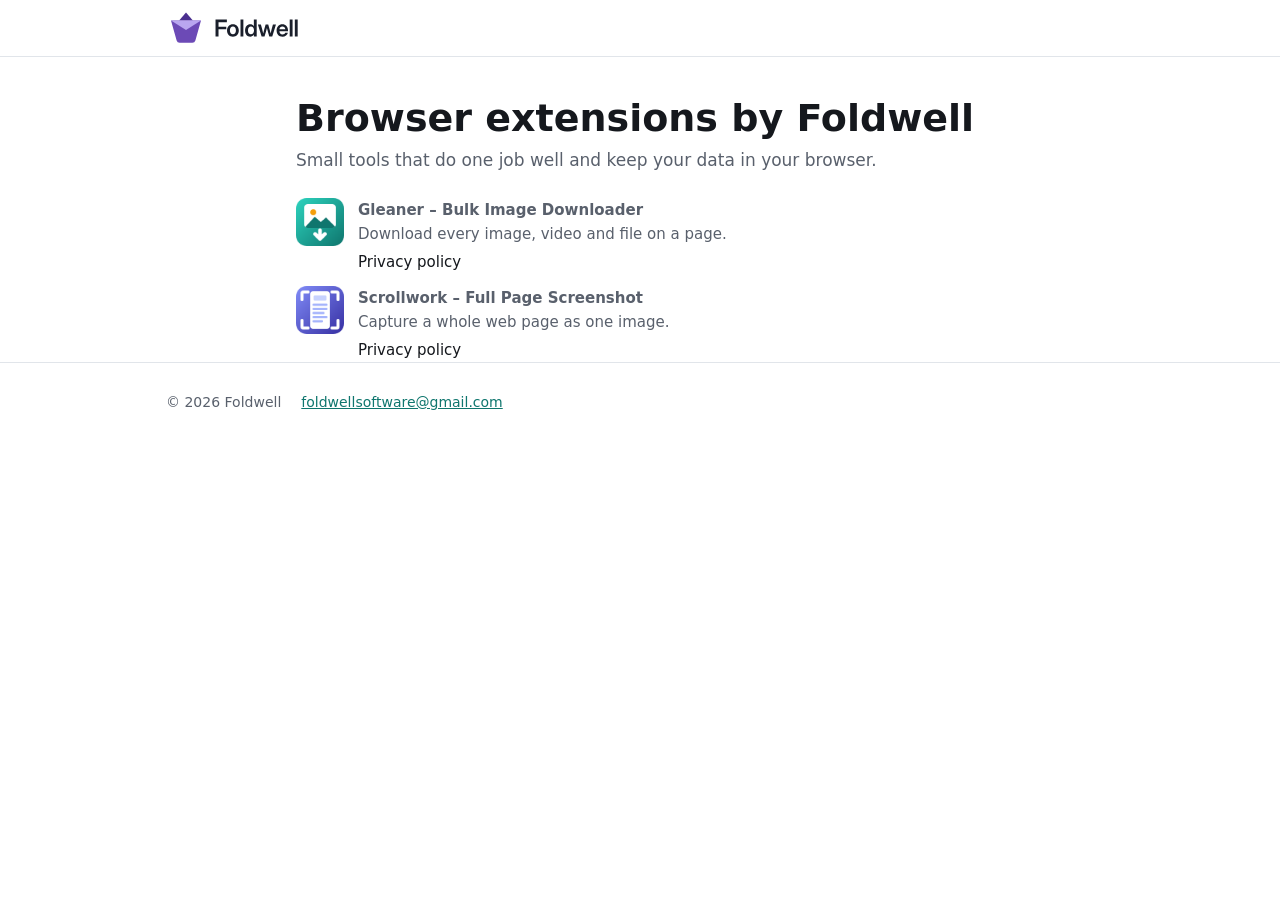
<file: index.html>
<!doctype html>
<html lang="en">
  <head>
    <meta charset="utf-8" />
    <meta name="viewport" content="width=device-width, initial-scale=1" />
    <title>Foldwell – browser extensions</title>
    <meta name="description" content="Foldwell makes small, private browser extensions. Landing pages and privacy policies." />
    <link rel="icon" href="assets/brand/foldwell-icon.svg" type="image/svg+xml" />
    <link rel="stylesheet" href="assets/site.css" />
  </head>
  <body>
    <header class="site-header">
      <div class="wrap">
        <a class="logo" href="./">
          <picture>
            <source srcset="assets/brand/foldwell-lockup-dark.svg" media="(prefers-color-scheme: dark)" />
            <img src="assets/brand/foldwell-lockup.svg" alt="Foldwell" width="135" height="40" />
          </picture>
        </a>
      </div>
    </header>
    <main class="wrap narrow doc">
      <h1>Browser extensions by Foldwell</h1>
      <p class="meta">Small tools that do one job well and keep your data in your browser.</p>
      <ul class="list">
        <li>
          <a href="ext-bulk-downloader/">
            <img src="ext-bulk-downloader/icon-128.png" width="48" height="48" alt="" />
            <span><strong>Gleaner – Bulk Image Downloader</strong><span>Download every image, video and file on a page.</span></span>
          </a>
          <p style="margin: 4px 0 0 62px; font-size: 15px"><a href="ext-bulk-downloader/privacy.html">Privacy policy</a></p>
        </li>
        <li>
          <a href="ext-fullpage-screenshot/">
            <img src="ext-fullpage-screenshot/icon-128.png" width="48" height="48" alt="" />
            <span><strong>Scrollwork – Full Page Screenshot</strong><span>Capture a whole web page as one image.</span></span>
          </a>
          <p style="margin: 4px 0 0 62px; font-size: 15px"><a href="ext-fullpage-screenshot/privacy.html">Privacy policy</a></p>
        </li>
      </ul>
    </main>
    <footer class="site-footer">
      <div class="wrap">
        <span>© 2026 Foldwell</span>
        <a href="mailto:foldwellsoftware@gmail.com">foldwellsoftware@gmail.com</a>
      </div>
    </footer>
  </body>
</html>
</file>
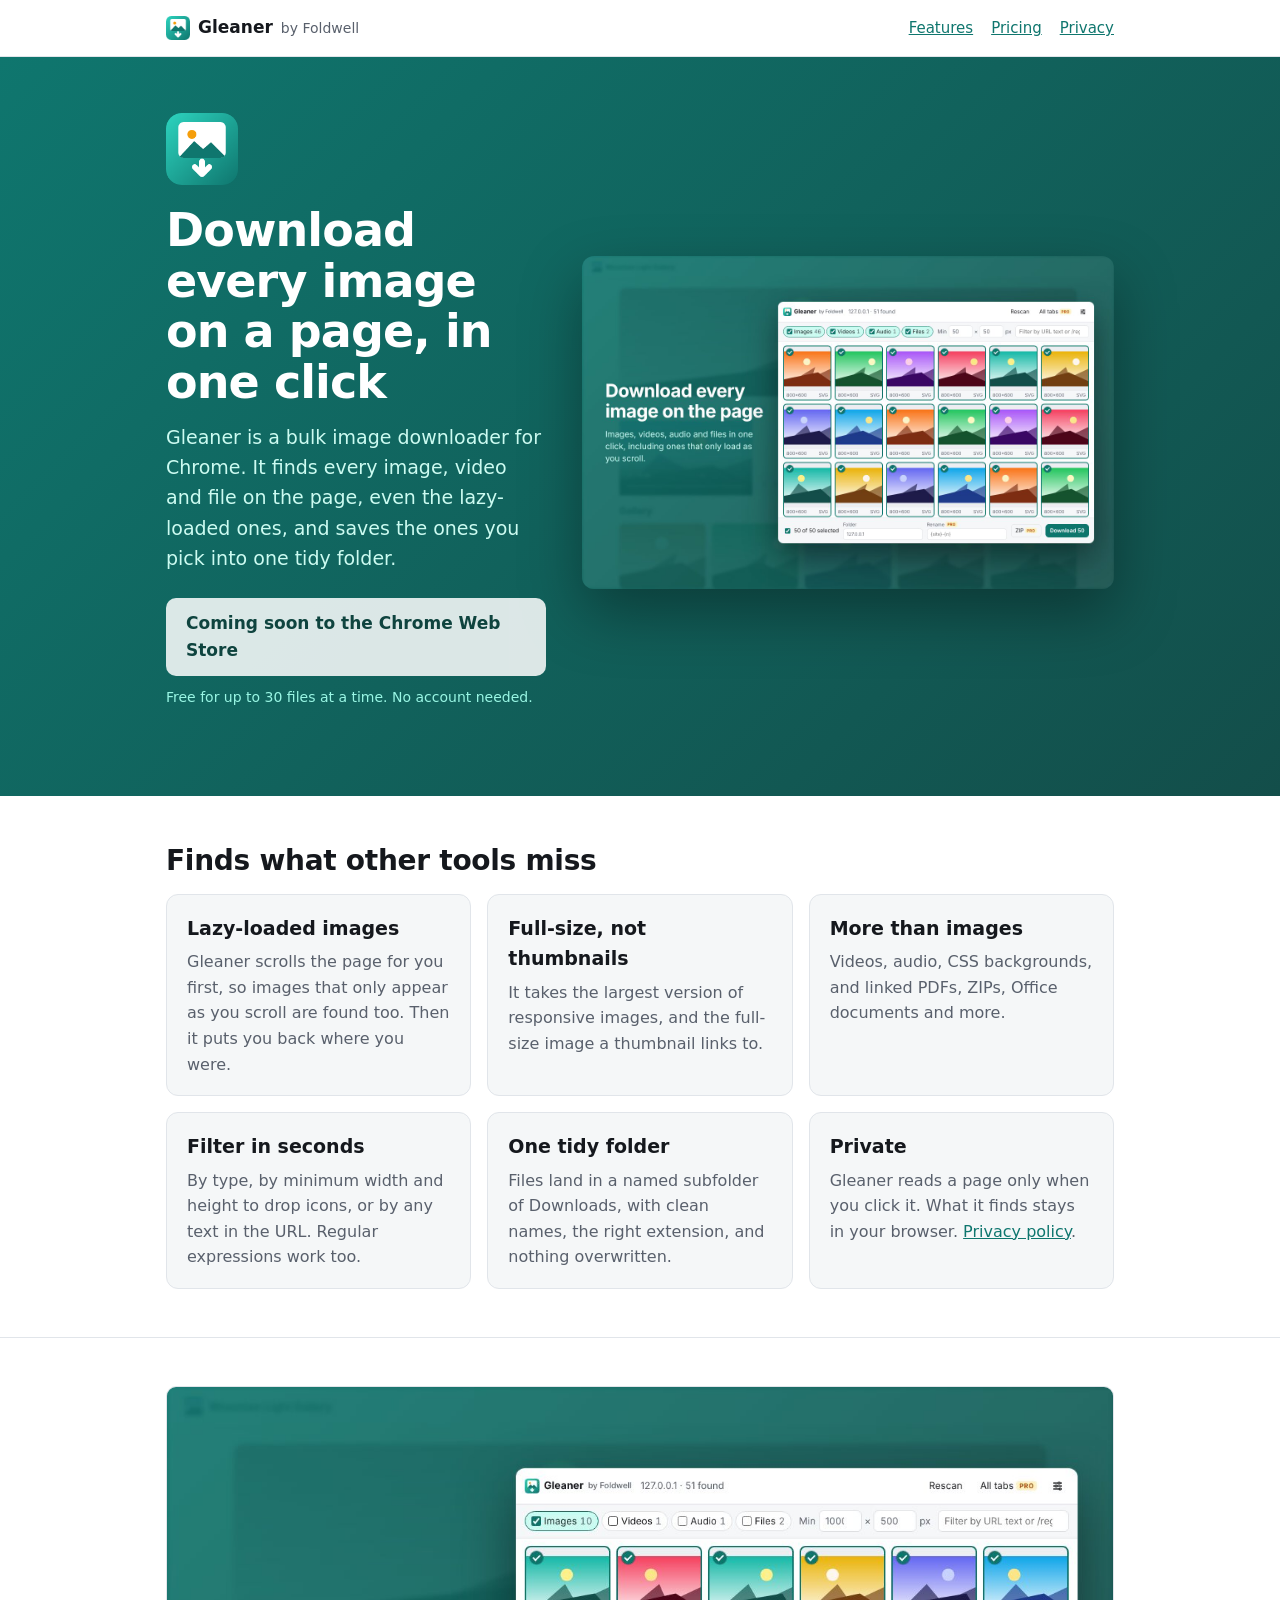
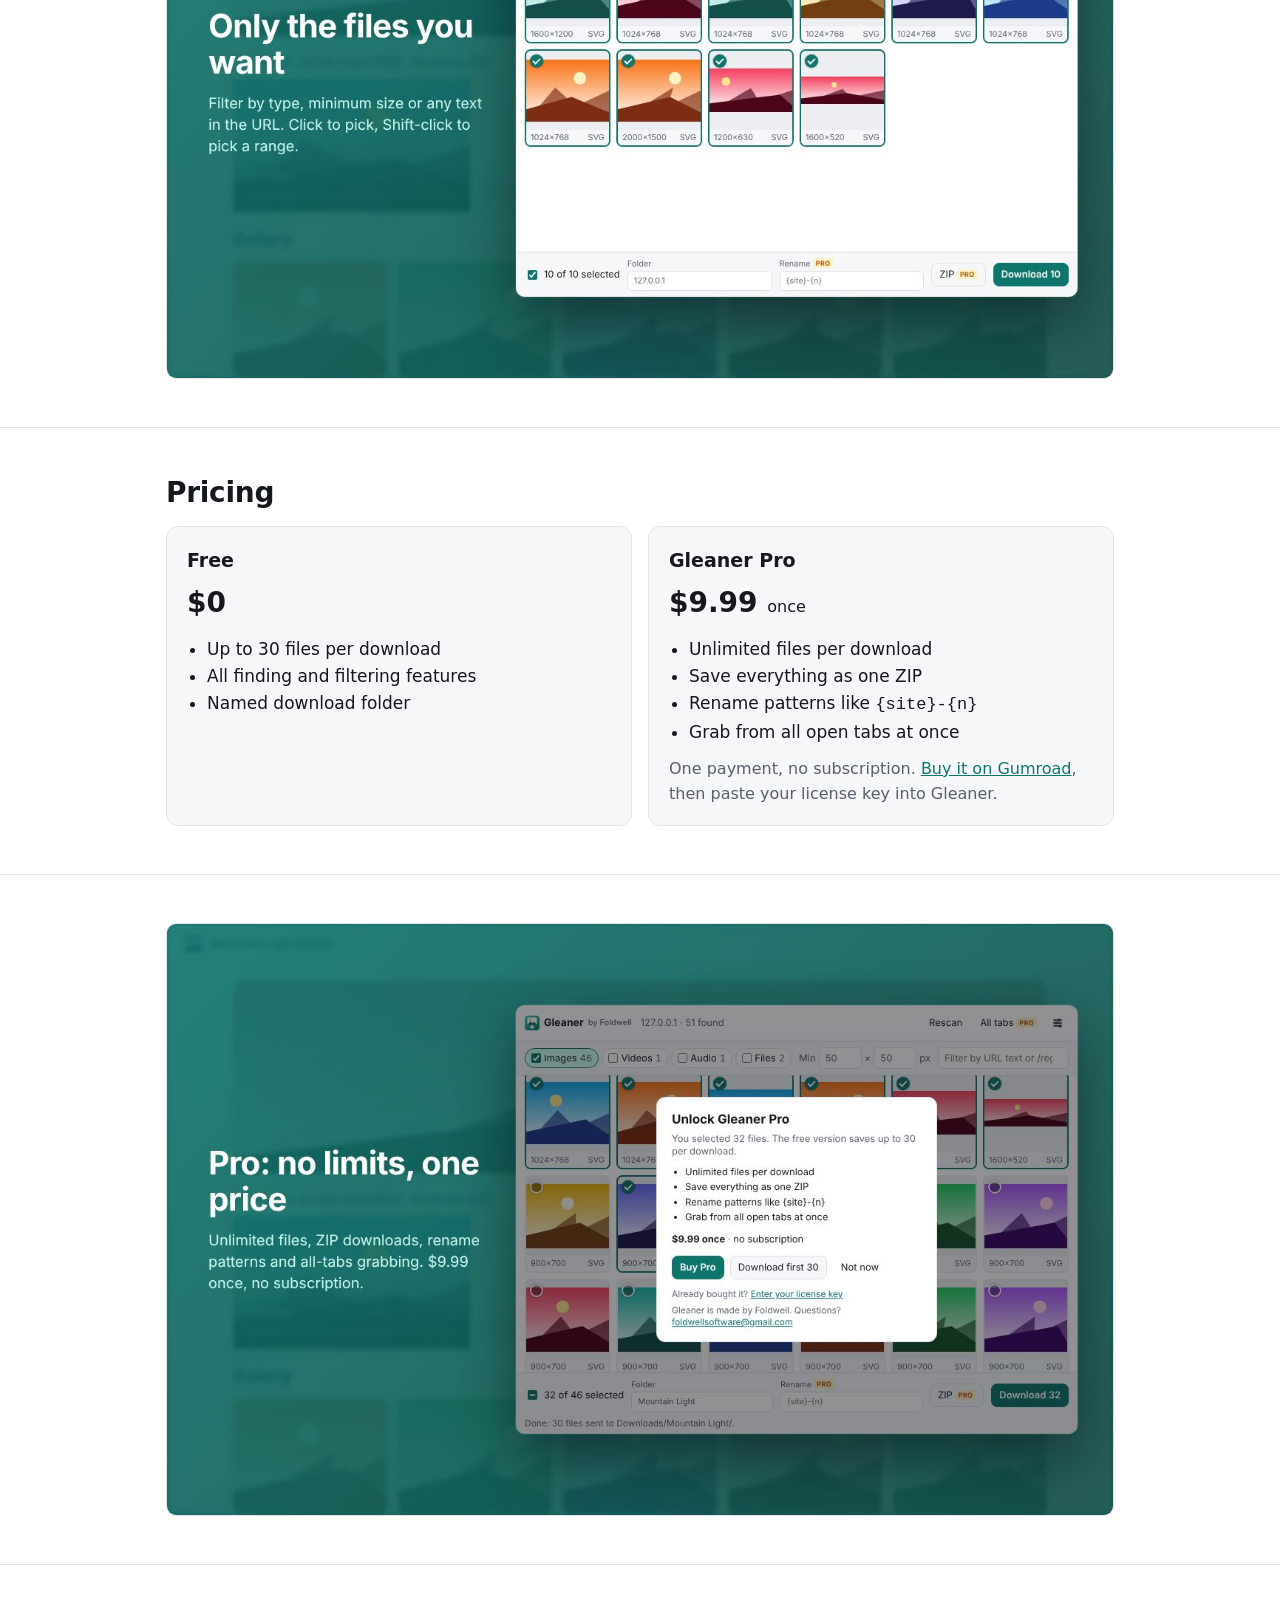
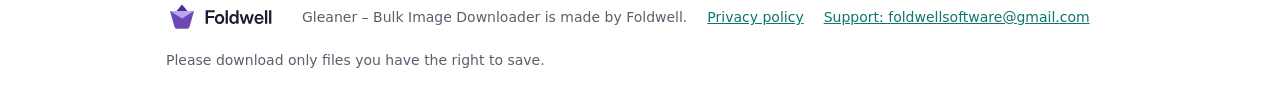
<file: ext-bulk-downloader/index.html>
<!doctype html>
<html lang="en">
  <head>
    <meta charset="utf-8" />
    <meta name="viewport" content="width=device-width, initial-scale=1" />
    <title>Gleaner – Bulk Image Downloader for Chrome, by Foldwell</title>
    <meta name="description" content="Download every image, video and file on a web page in one click. Filter by type, size or URL. Free for up to 30 files at a time." />
    <link rel="icon" href="favicon.png" />
    <link rel="stylesheet" href="../assets/site.css" />
  </head>
  <body>
    <header class="site-header">
      <div class="wrap">
        <a class="logo" href="./"><img src="favicon.png" width="24" height="24" alt="" /> Gleaner <span class="by">by Foldwell</span></a>
        <nav><a href="#features">Features</a><a href="#pricing">Pricing</a><a href="privacy.html">Privacy</a></nav>
      </div>
    </header>

    <div class="hero">
      <div class="wrap">
        <div>
          <img src="icon-128.png" width="72" height="72" alt="Gleaner icon" />
          <h1>Download every image on a page, in one click</h1>
          <p>Gleaner is a bulk image downloader for Chrome. It finds every image, video and file on the page, even the lazy-loaded ones, and saves the ones you pick into one tidy folder.</p>
          <!-- After the Chrome Web Store approves the extension, replace this span with:
               <a class="button" href="STORE_URL">Add to Chrome – it's free</a> -->
          <span class="button disabled">Coming soon to the Chrome Web Store</span>
          <p class="note">Free for up to 30 files at a time. No account needed.</p>
        </div>
        <img class="shot" src="screenshot-1.jpg" width="1280" height="800" alt="The Gleaner popup listing all images found on a gallery page" />
      </div>
    </div>

    <main>
      <section id="features">
        <div class="wrap">
          <h2>Finds what other tools miss</h2>
          <div class="features">
            <div class="card">
              <h3>Lazy-loaded images</h3>
              <p>Gleaner scrolls the page for you first, so images that only appear as you scroll are found too. Then it puts you back where you were.</p>
            </div>
            <div class="card">
              <h3>Full-size, not thumbnails</h3>
              <p>It takes the largest version of responsive images, and the full-size image a thumbnail links to.</p>
            </div>
            <div class="card">
              <h3>More than images</h3>
              <p>Videos, audio, CSS backgrounds, and linked PDFs, ZIPs, Office documents and more.</p>
            </div>
            <div class="card">
              <h3>Filter in seconds</h3>
              <p>By type, by minimum width and height to drop icons, or by any text in the URL. Regular expressions work too.</p>
            </div>
            <div class="card">
              <h3>One tidy folder</h3>
              <p>Files land in a named subfolder of Downloads, with clean names, the right extension, and nothing overwritten.</p>
            </div>
            <div class="card">
              <h3>Private</h3>
              <p>Gleaner reads a page only when you click it. What it finds stays in your browser. <a href="privacy.html">Privacy policy</a>.</p>
            </div>
          </div>
        </div>
      </section>

      <section>
        <div class="wrap gallery">
          <img src="screenshot-2.jpg" width="1280" height="800" alt="Filtering to images at least 1000 pixels wide" loading="lazy" />
        </div>
      </section>

      <section id="pricing">
        <div class="wrap">
          <h2>Pricing</h2>
          <div class="plans">
            <div class="card">
              <h3>Free</h3>
              <div class="price">$0</div>
              <ul>
                <li>Up to 30 files per download</li>
                <li>All finding and filtering features</li>
                <li>Named download folder</li>
              </ul>
            </div>
            <div class="card">
              <h3>Gleaner Pro</h3>
              <div class="price">$9.99 <small style="font-size: 16px; font-weight: 500">once</small></div>
              <ul>
                <li>Unlimited files per download</li>
                <li>Save everything as one ZIP</li>
                <li>Rename patterns like <code>{site}-{n}</code></li>
                <li>Grab from all open tabs at once</li>
              </ul>
              <p style="margin-top: 10px">One payment, no subscription. <a href="https://foldwell.gumroad.com/l/gleaner">Buy it on Gumroad</a>, then paste your license key into Gleaner.</p>
            </div>
          </div>
        </div>
      </section>

      <section>
        <div class="wrap gallery">
          <img src="screenshot-4.jpg" width="1280" height="800" alt="The Gleaner Pro upgrade dialog" loading="lazy" />
        </div>
      </section>
    </main>

    <footer class="site-footer">
      <div class="wrap">
        <a class="publisher" href="../">
          <picture>
            <source srcset="../assets/brand/foldwell-lockup-dark.svg" media="(prefers-color-scheme: dark)" />
            <img src="../assets/brand/foldwell-lockup.svg" alt="Foldwell" width="108" height="32" />
          </picture>
        </a>
        <span>Gleaner – Bulk Image Downloader is made by Foldwell.</span>
        <a href="privacy.html">Privacy policy</a>
        <a href="mailto:foldwellsoftware@gmail.com">Support: foldwellsoftware@gmail.com</a>
        <span>Please download only files you have the right to save.</span>
      </div>
    </footer>
  </body>
</html>
</file>
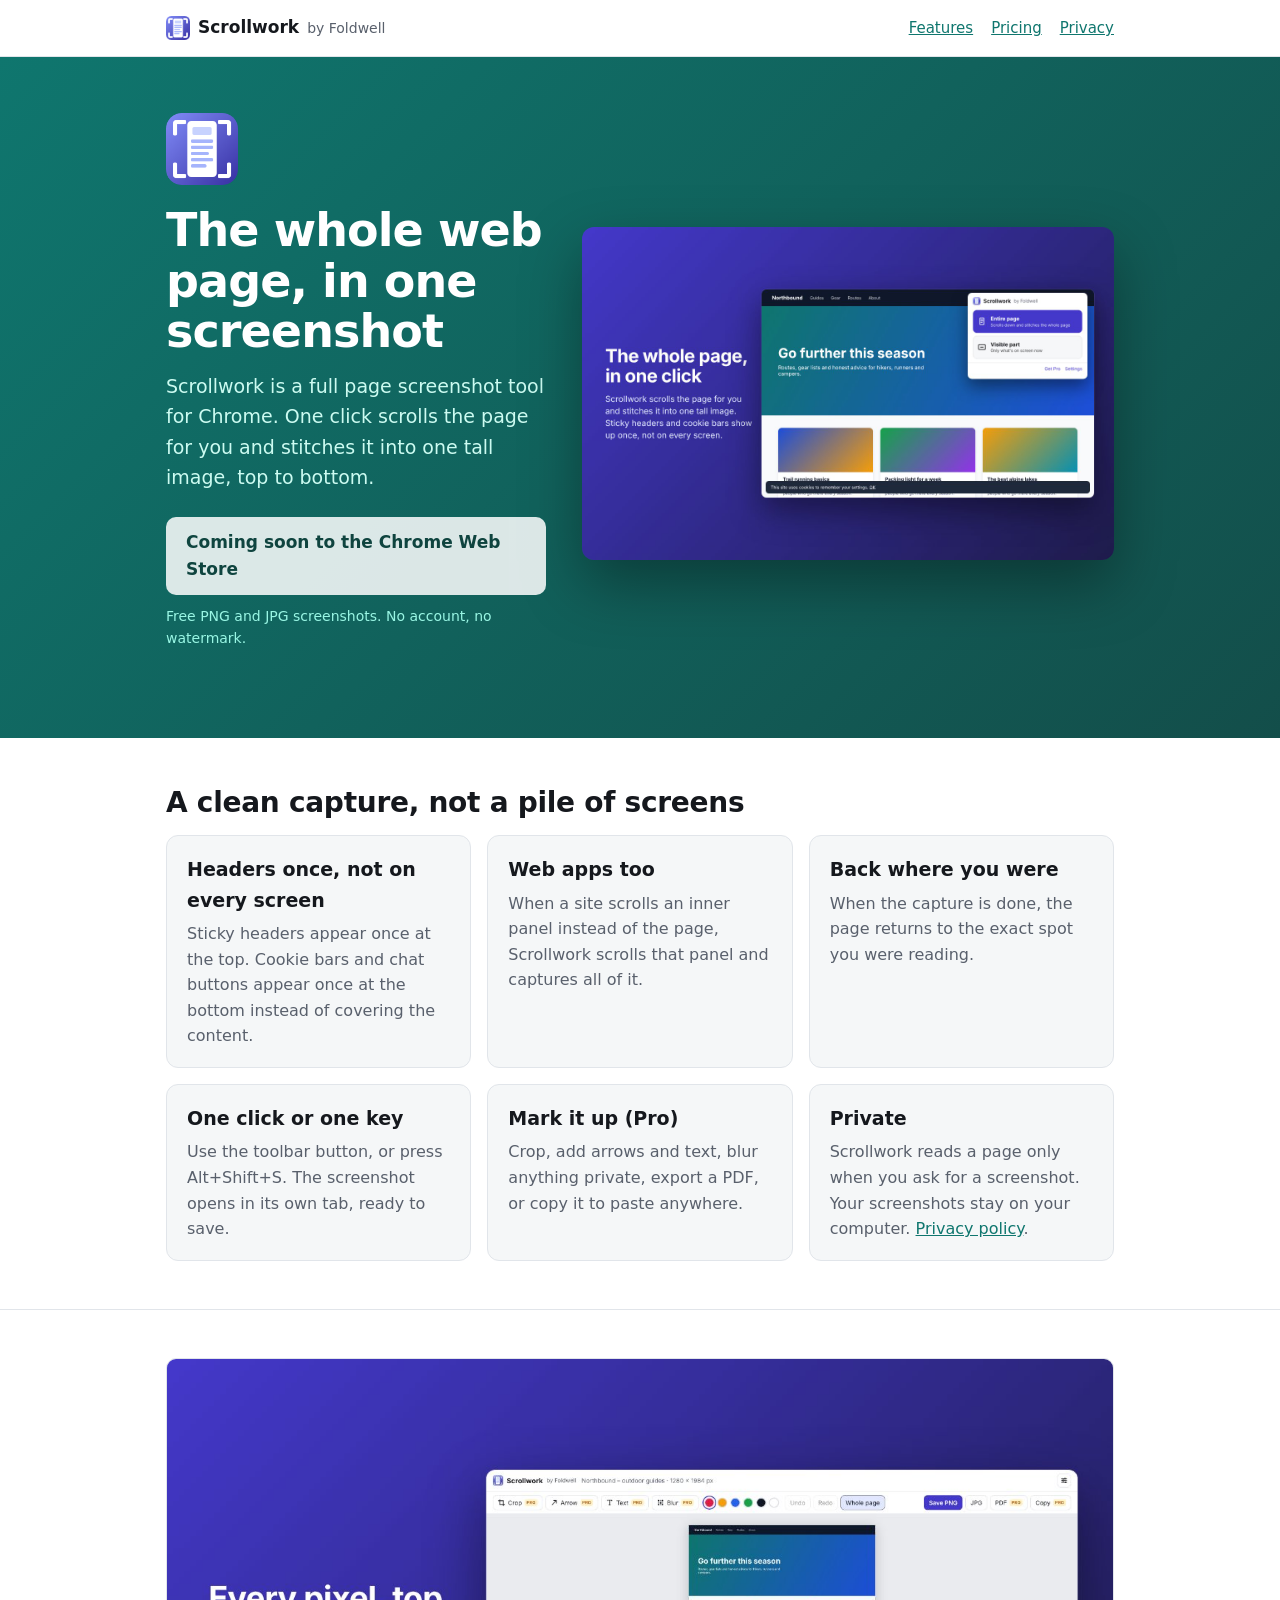
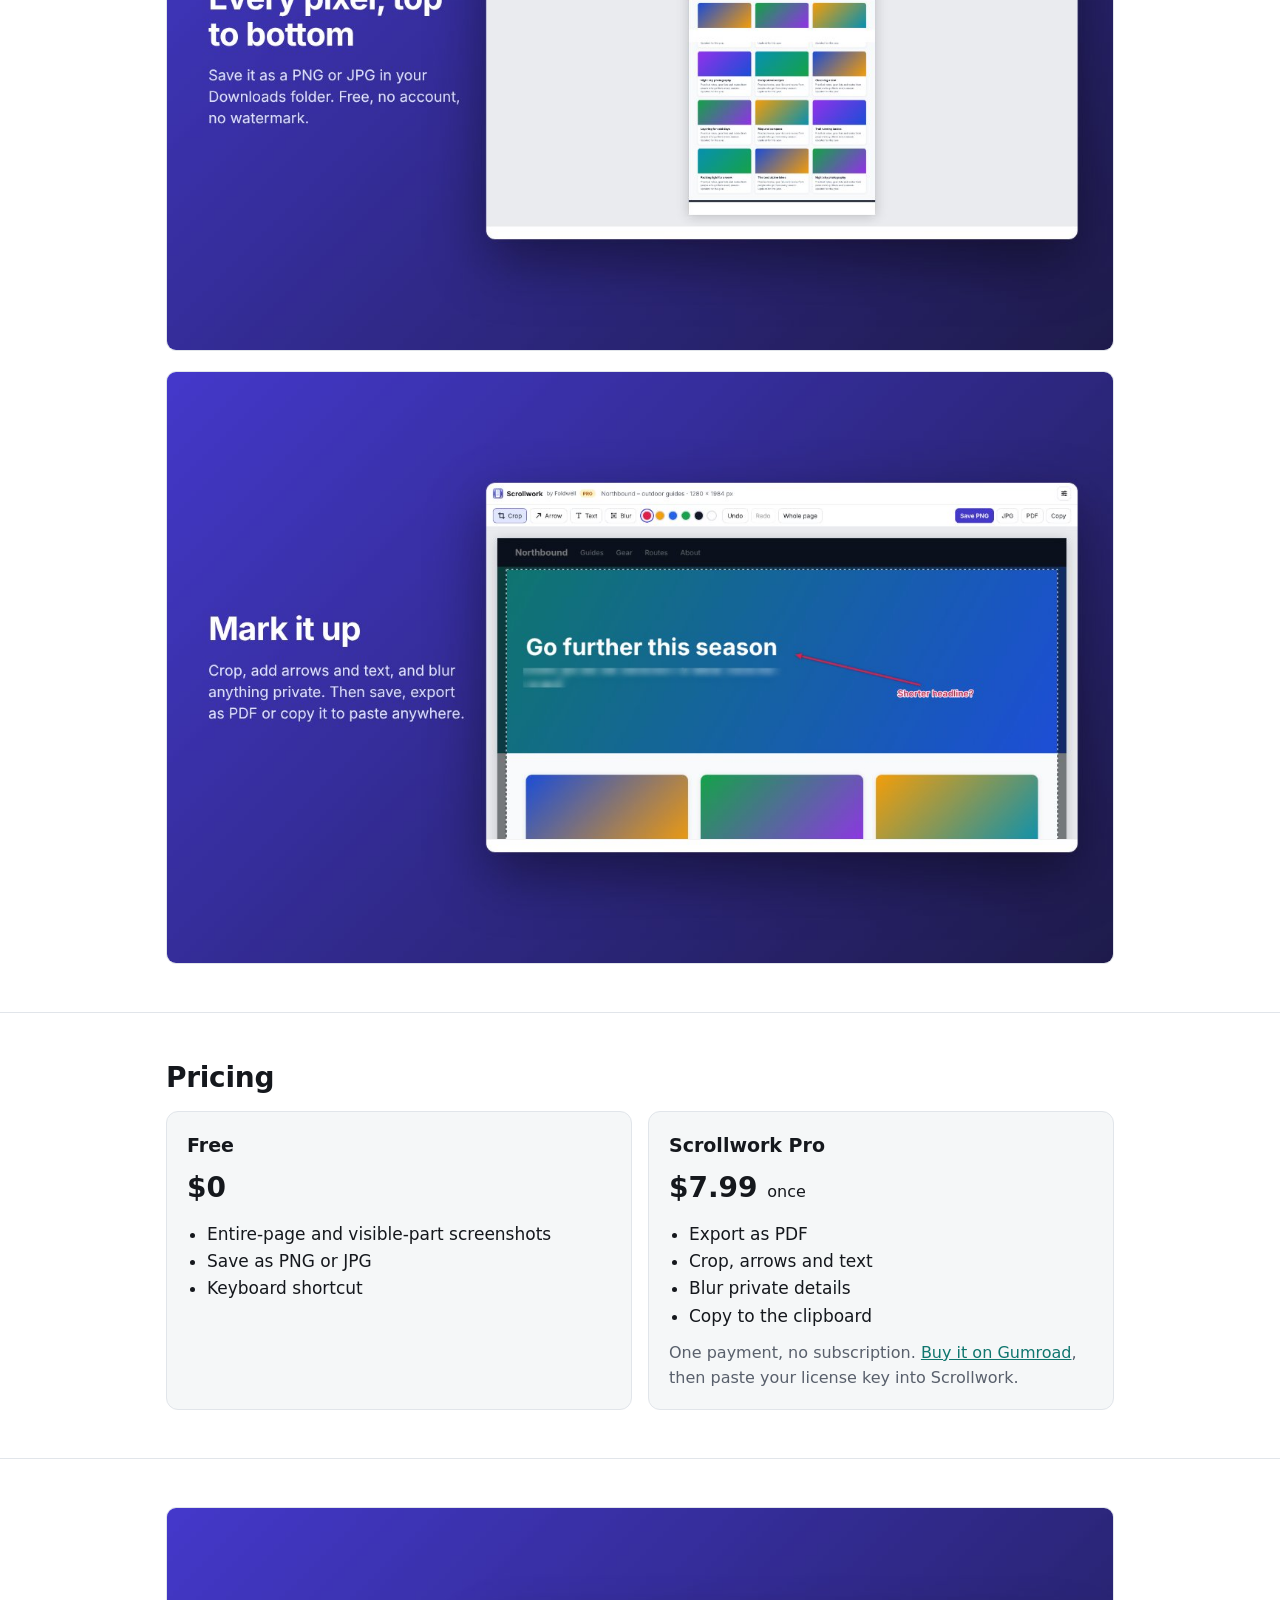
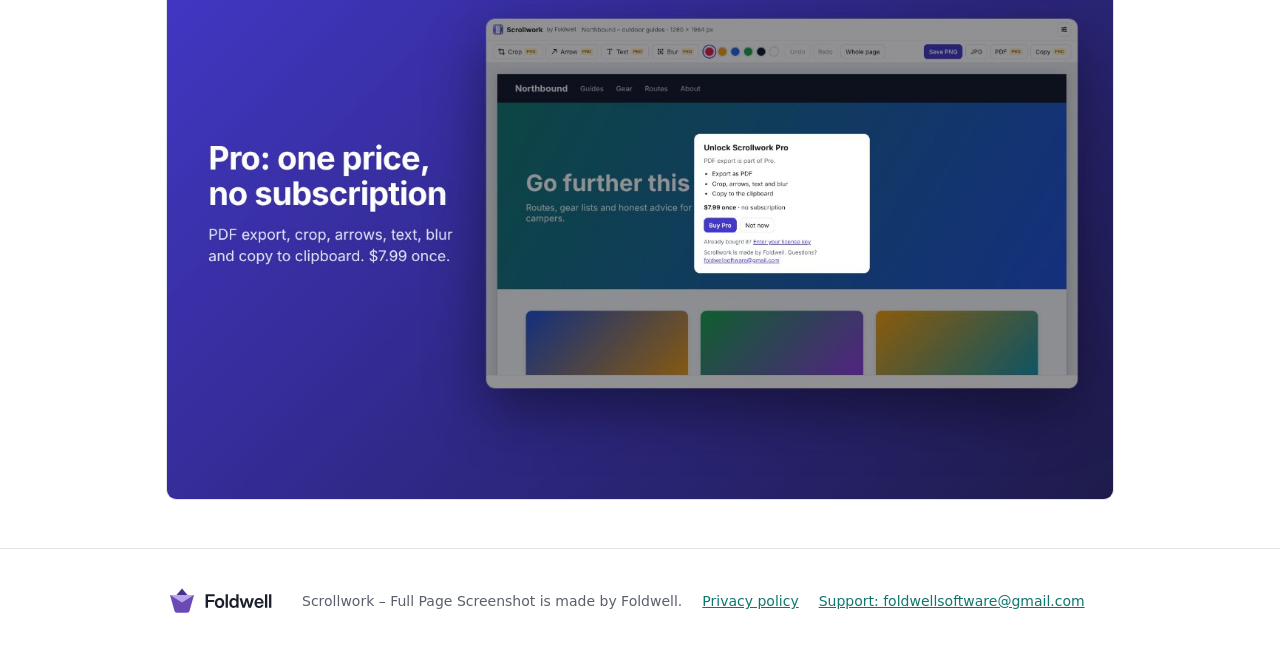
<file: ext-fullpage-screenshot/index.html>
<!doctype html>
<html lang="en">
  <head>
    <meta charset="utf-8" />
    <meta name="viewport" content="width=device-width, initial-scale=1" />
    <title>Scrollwork – Full Page Screenshot for Chrome, by Foldwell</title>
    <meta name="description" content="Capture a whole web page as one image in one click. Sticky headers and cookie bars appear once. Save as PNG or JPG for free." />
    <link rel="icon" href="favicon.png" />
    <link rel="stylesheet" href="../assets/site.css" />
  </head>
  <body>
    <header class="site-header">
      <div class="wrap">
        <a class="logo" href="./"><img src="favicon.png" width="24" height="24" alt="" /> Scrollwork <span class="by">by Foldwell</span></a>
        <nav><a href="#features">Features</a><a href="#pricing">Pricing</a><a href="privacy.html">Privacy</a></nav>
      </div>
    </header>

    <div class="hero">
      <div class="wrap">
        <div>
          <img src="icon-128.png" width="72" height="72" alt="Scrollwork icon" />
          <h1>The whole web page, in one screenshot</h1>
          <p>Scrollwork is a full page screenshot tool for Chrome. One click scrolls the page for you and stitches it into one tall image, top to bottom.</p>
          <!-- After the Chrome Web Store approves the extension, replace this span with:
               <a class="button" href="STORE_URL">Add to Chrome – it's free</a> -->
          <span class="button disabled">Coming soon to the Chrome Web Store</span>
          <p class="note">Free PNG and JPG screenshots. No account, no watermark.</p>
        </div>
        <img class="shot" src="screenshot-1.jpg" width="1280" height="800" alt="The Scrollwork popup over a web page, with Entire page and Visible part buttons" />
      </div>
    </div>

    <main>
      <section id="features">
        <div class="wrap">
          <h2>A clean capture, not a pile of screens</h2>
          <div class="features">
            <div class="card">
              <h3>Headers once, not on every screen</h3>
              <p>Sticky headers appear once at the top. Cookie bars and chat buttons appear once at the bottom instead of covering the content.</p>
            </div>
            <div class="card">
              <h3>Web apps too</h3>
              <p>When a site scrolls an inner panel instead of the page, Scrollwork scrolls that panel and captures all of it.</p>
            </div>
            <div class="card">
              <h3>Back where you were</h3>
              <p>When the capture is done, the page returns to the exact spot you were reading.</p>
            </div>
            <div class="card">
              <h3>One click or one key</h3>
              <p>Use the toolbar button, or press Alt+Shift+S. The screenshot opens in its own tab, ready to save.</p>
            </div>
            <div class="card">
              <h3>Mark it up (Pro)</h3>
              <p>Crop, add arrows and text, blur anything private, export a PDF, or copy it to paste anywhere.</p>
            </div>
            <div class="card">
              <h3>Private</h3>
              <p>Scrollwork reads a page only when you ask for a screenshot. Your screenshots stay on your computer. <a href="privacy.html">Privacy policy</a>.</p>
            </div>
          </div>
        </div>
      </section>

      <section>
        <div class="wrap gallery">
          <img src="screenshot-2.jpg" width="1280" height="800" alt="A whole page shown zoomed out in the Scrollwork editor" loading="lazy" />
          <img src="screenshot-3.jpg" width="1280" height="800" alt="A screenshot with an arrow, a note, a blurred line and a crop" loading="lazy" />
        </div>
      </section>

      <section id="pricing">
        <div class="wrap">
          <h2>Pricing</h2>
          <div class="plans">
            <div class="card">
              <h3>Free</h3>
              <div class="price">$0</div>
              <ul>
                <li>Entire-page and visible-part screenshots</li>
                <li>Save as PNG or JPG</li>
                <li>Keyboard shortcut</li>
              </ul>
            </div>
            <div class="card">
              <h3>Scrollwork Pro</h3>
              <div class="price">$7.99 <small style="font-size: 16px; font-weight: 500">once</small></div>
              <ul>
                <li>Export as PDF</li>
                <li>Crop, arrows and text</li>
                <li>Blur private details</li>
                <li>Copy to the clipboard</li>
              </ul>
              <p style="margin-top: 10px">One payment, no subscription. <a href="https://foldwell.gumroad.com/l/scrollwork">Buy it on Gumroad</a>, then paste your license key into Scrollwork.</p>
            </div>
          </div>
        </div>
      </section>

      <section>
        <div class="wrap gallery">
          <img src="screenshot-4.jpg" width="1280" height="800" alt="The Scrollwork Pro upgrade dialog" loading="lazy" />
        </div>
      </section>
    </main>

    <footer class="site-footer">
      <div class="wrap">
        <a class="publisher" href="../">
          <picture>
            <source srcset="../assets/brand/foldwell-lockup-dark.svg" media="(prefers-color-scheme: dark)" />
            <img src="../assets/brand/foldwell-lockup.svg" alt="Foldwell" width="108" height="32" />
          </picture>
        </a>
        <span>Scrollwork – Full Page Screenshot is made by Foldwell.</span>
        <a href="privacy.html">Privacy policy</a>
        <a href="mailto:foldwellsoftware@gmail.com">Support: foldwellsoftware@gmail.com</a>
      </div>
    </footer>
  </body>
</html>
</file>
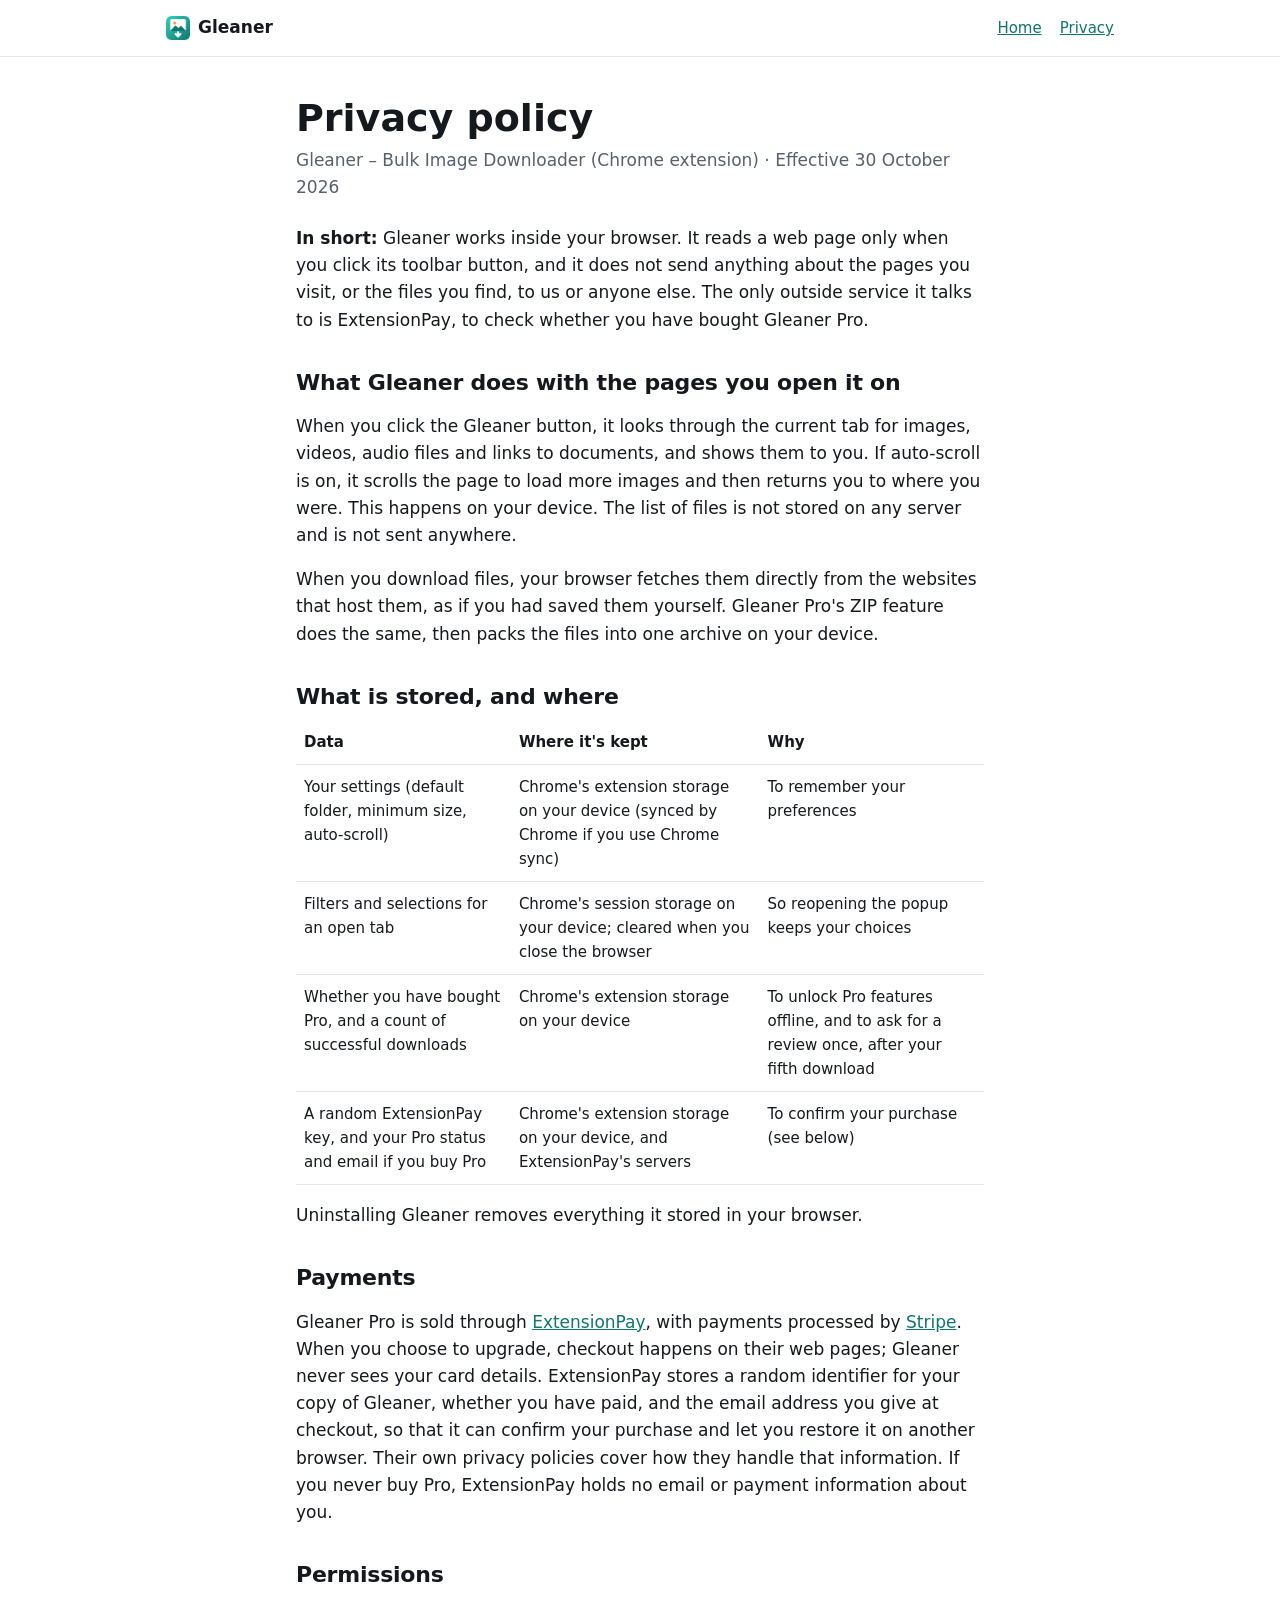
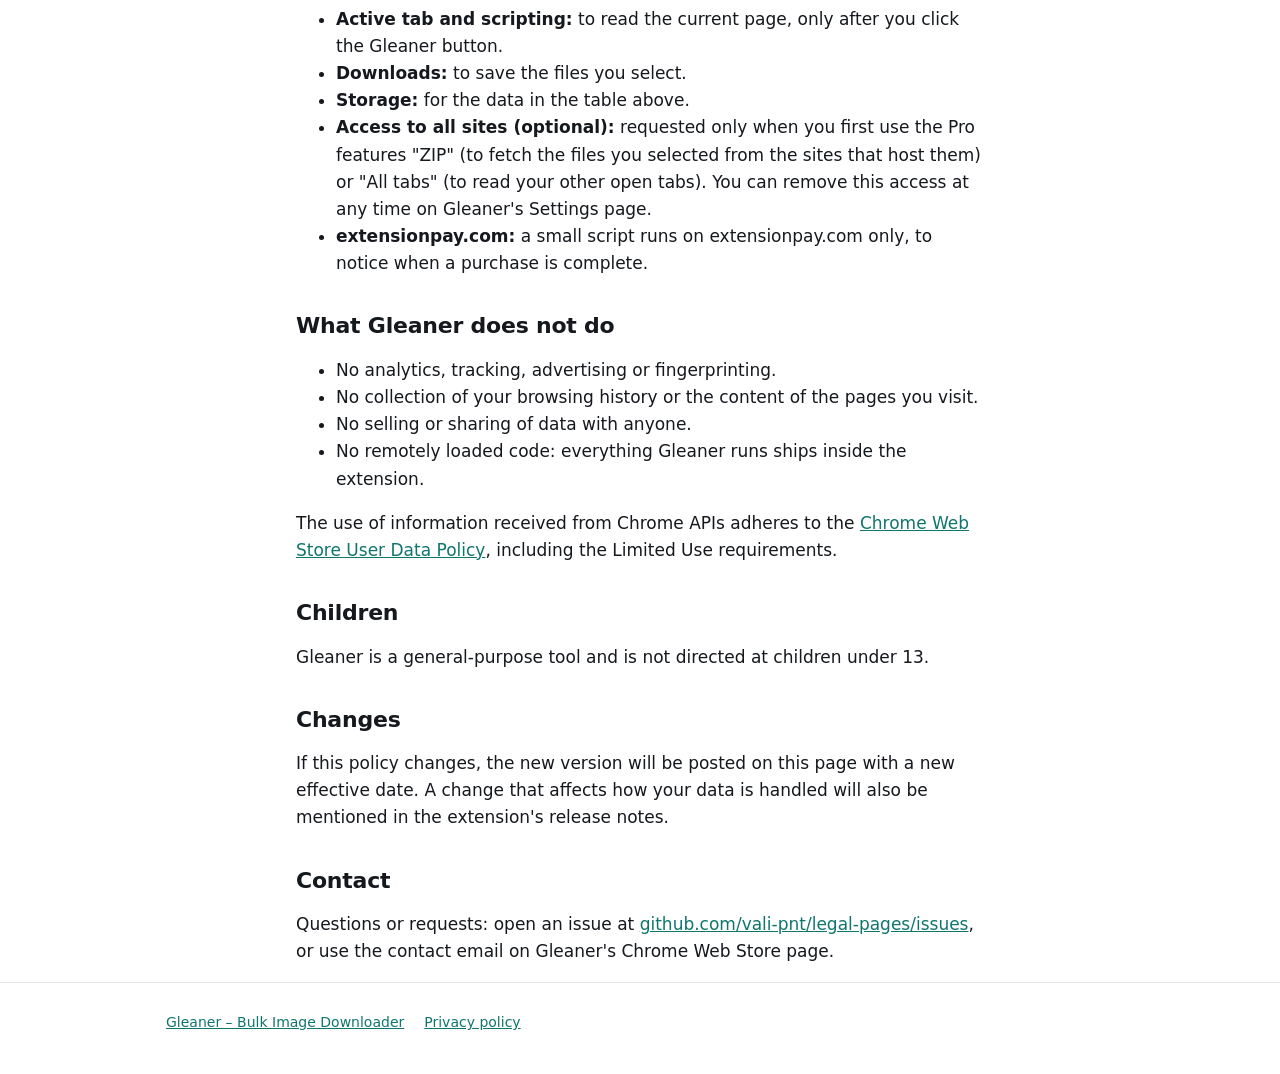
<file: bulk-downloader/privacy.html>
<!doctype html>
<html lang="en">
  <head>
    <meta charset="utf-8" />
    <meta name="viewport" content="width=device-width, initial-scale=1" />
    <title>Privacy policy – Gleaner</title>
    <meta name="description" content="How Gleaner, the bulk image downloader for Chrome, handles your data." />
    <link rel="icon" href="favicon.png" />
    <link rel="stylesheet" href="../assets/site.css" />
  </head>
  <body>
    <header class="site-header">
      <div class="wrap">
        <a class="logo" href="./"><img src="favicon.png" width="24" height="24" alt="" /> Gleaner</a>
        <nav><a href="./">Home</a><a href="privacy.html">Privacy</a></nav>
      </div>
    </header>

    <main class="wrap narrow doc">
      <h1>Privacy policy</h1>
      <p class="meta">Gleaner – Bulk Image Downloader (Chrome extension) · Effective 30 October 2026</p>

      <p>
        <strong>In short:</strong> Gleaner works inside your browser. It reads a web page only when you click its
        toolbar button, and it does not send anything about the pages you visit, or the files you find, to us or anyone
        else. The only outside service it talks to is ExtensionPay, to check whether you have bought Gleaner Pro.
      </p>

      <h2>What Gleaner does with the pages you open it on</h2>
      <p>
        When you click the Gleaner button, it looks through the current tab for images, videos, audio files and links
        to documents, and shows them to you. If auto-scroll is on, it scrolls the page to load more images and then
        returns you to where you were. This happens on your device. The list of files is not stored on any server and
        is not sent anywhere.
      </p>
      <p>
        When you download files, your browser fetches them directly from the websites that host them, as if you had
        saved them yourself. Gleaner Pro's ZIP feature does the same, then packs the files into one archive on your
        device.
      </p>

      <h2>What is stored, and where</h2>
      <div class="table-scroll">
        <table>
          <thead>
            <tr><th>Data</th><th>Where it's kept</th><th>Why</th></tr>
          </thead>
          <tbody>
            <tr>
              <td>Your settings (default folder, minimum size, auto-scroll)</td>
              <td>Chrome's extension storage on your device (synced by Chrome if you use Chrome sync)</td>
              <td>To remember your preferences</td>
            </tr>
            <tr>
              <td>Filters and selections for an open tab</td>
              <td>Chrome's session storage on your device; cleared when you close the browser</td>
              <td>So reopening the popup keeps your choices</td>
            </tr>
            <tr>
              <td>Whether you have bought Pro, and a count of successful downloads</td>
              <td>Chrome's extension storage on your device</td>
              <td>To unlock Pro features offline, and to ask for a review once, after your fifth download</td>
            </tr>
            <tr>
              <td>A random ExtensionPay key, and your Pro status and email if you buy Pro</td>
              <td>Chrome's extension storage on your device, and ExtensionPay's servers</td>
              <td>To confirm your purchase (see below)</td>
            </tr>
          </tbody>
        </table>
      </div>
      <p>Uninstalling Gleaner removes everything it stored in your browser.</p>

      <h2>Payments</h2>
      <p>
        Gleaner Pro is sold through <a href="https://extensionpay.com">ExtensionPay</a>, with payments processed by
        <a href="https://stripe.com/privacy">Stripe</a>. When you choose to upgrade, checkout happens on their web
        pages; Gleaner never sees your card details. ExtensionPay stores a random identifier for your copy of Gleaner,
        whether you have paid, and the email address you give at checkout, so that it can confirm your purchase and let
        you restore it on another browser. Their own privacy policies cover how they handle that information. If you
        never buy Pro, ExtensionPay holds no email or payment information about you.
      </p>

      <h2>Permissions</h2>
      <ul>
        <li><strong>Active tab and scripting:</strong> to read the current page, only after you click the Gleaner button.</li>
        <li><strong>Downloads:</strong> to save the files you select.</li>
        <li><strong>Storage:</strong> for the data in the table above.</li>
        <li>
          <strong>Access to all sites (optional):</strong> requested only when you first use the Pro features
          "ZIP" (to fetch the files you selected from the sites that host them) or "All tabs" (to read your other
          open tabs). You can remove this access at any time on Gleaner's Settings page.
        </li>
        <li><strong>extensionpay.com:</strong> a small script runs on extensionpay.com only, to notice when a purchase is complete.</li>
      </ul>

      <h2>What Gleaner does not do</h2>
      <ul>
        <li>No analytics, tracking, advertising or fingerprinting.</li>
        <li>No collection of your browsing history or the content of the pages you visit.</li>
        <li>No selling or sharing of data with anyone.</li>
        <li>No remotely loaded code: everything Gleaner runs ships inside the extension.</li>
      </ul>
      <p>
        The use of information received from Chrome APIs adheres to the
        <a href="https://developer.chrome.com/docs/webstore/program-policies/policies">Chrome Web Store User Data Policy</a>,
        including the Limited Use requirements.
      </p>

      <h2>Children</h2>
      <p>Gleaner is a general-purpose tool and is not directed at children under 13.</p>

      <h2>Changes</h2>
      <p>
        If this policy changes, the new version will be posted on this page with a new effective date. A change that
        affects how your data is handled will also be mentioned in the extension's release notes.
      </p>

      <h2>Contact</h2>
      <p>
        Questions or requests: open an issue at
        <a href="https://github.com/vali-pnt/legal-pages/issues">github.com/vali-pnt/legal-pages/issues</a>,
        or use the contact email on Gleaner's Chrome Web Store page.
      </p>
    </main>

    <footer class="site-footer">
      <div class="wrap">
        <a href="./">Gleaner – Bulk Image Downloader</a>
        <a href="privacy.html">Privacy policy</a>
      </div>
    </footer>
  </body>
</html>
</file>
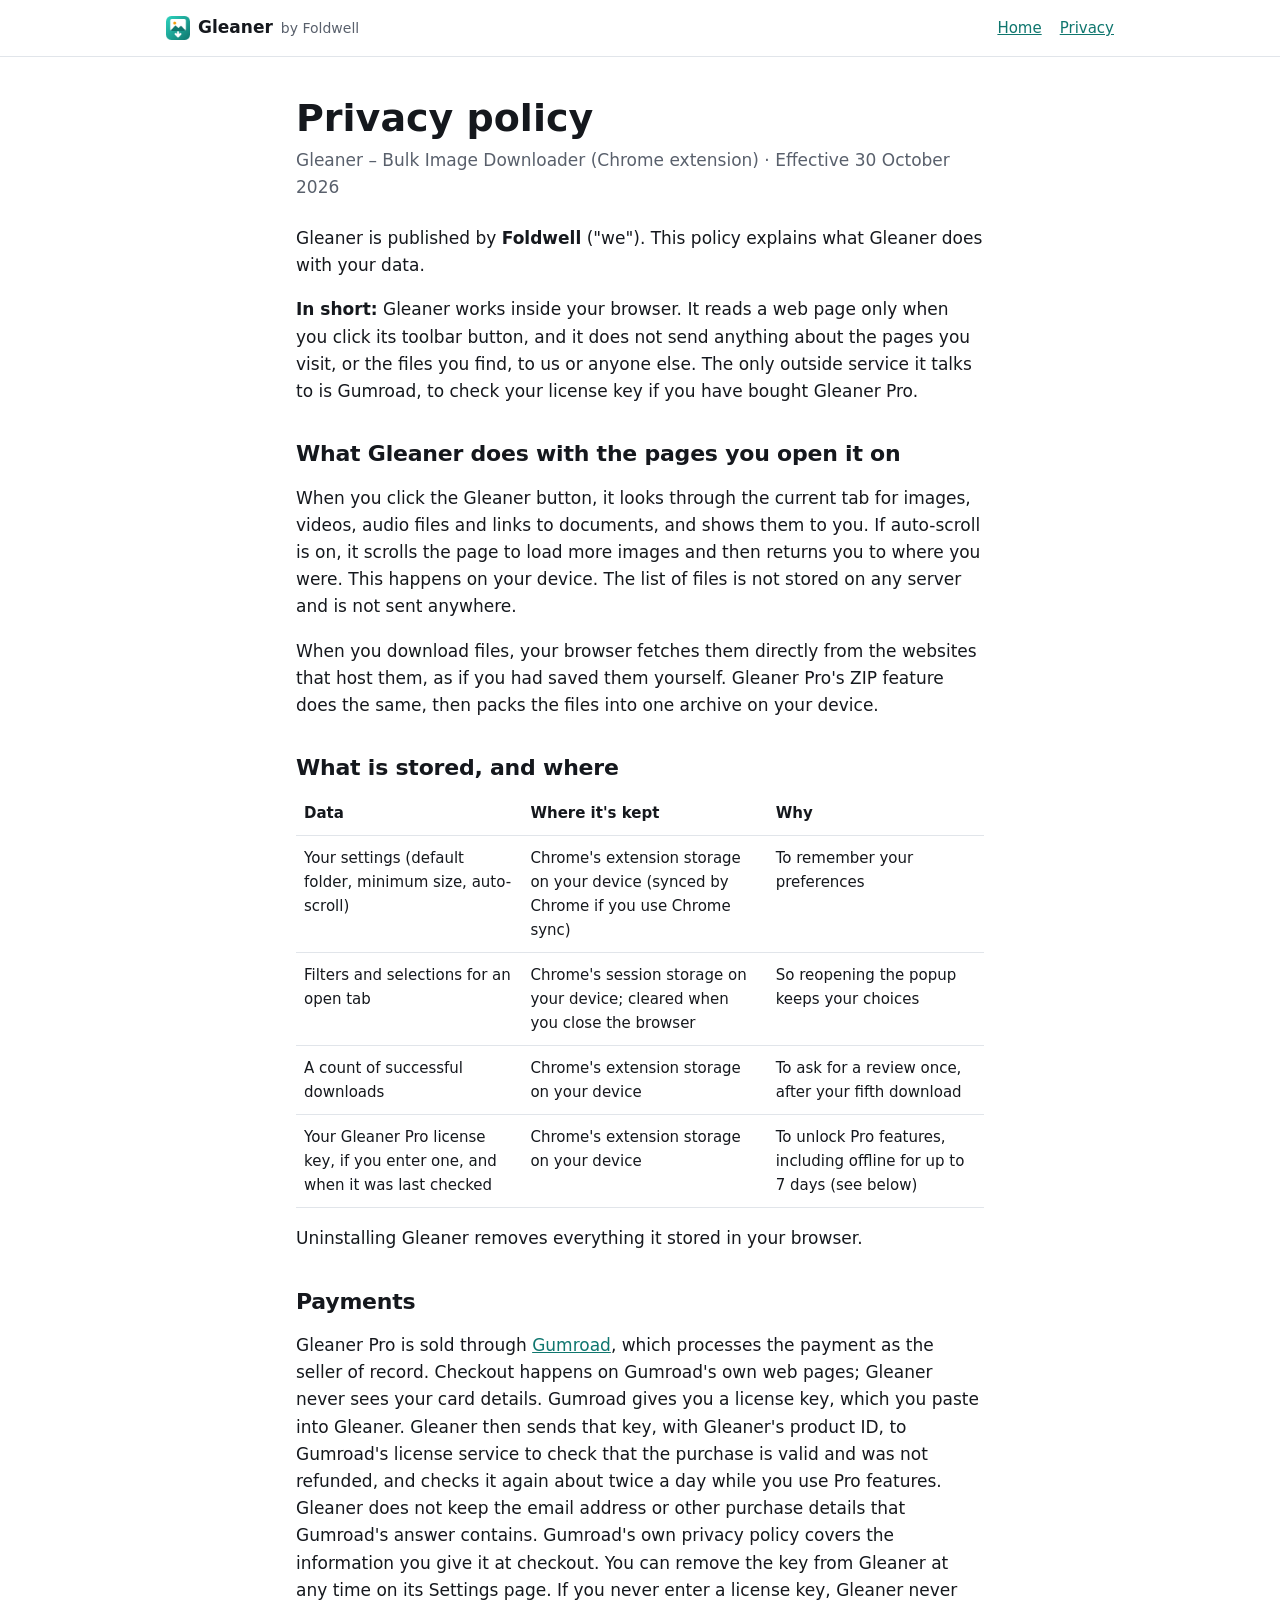
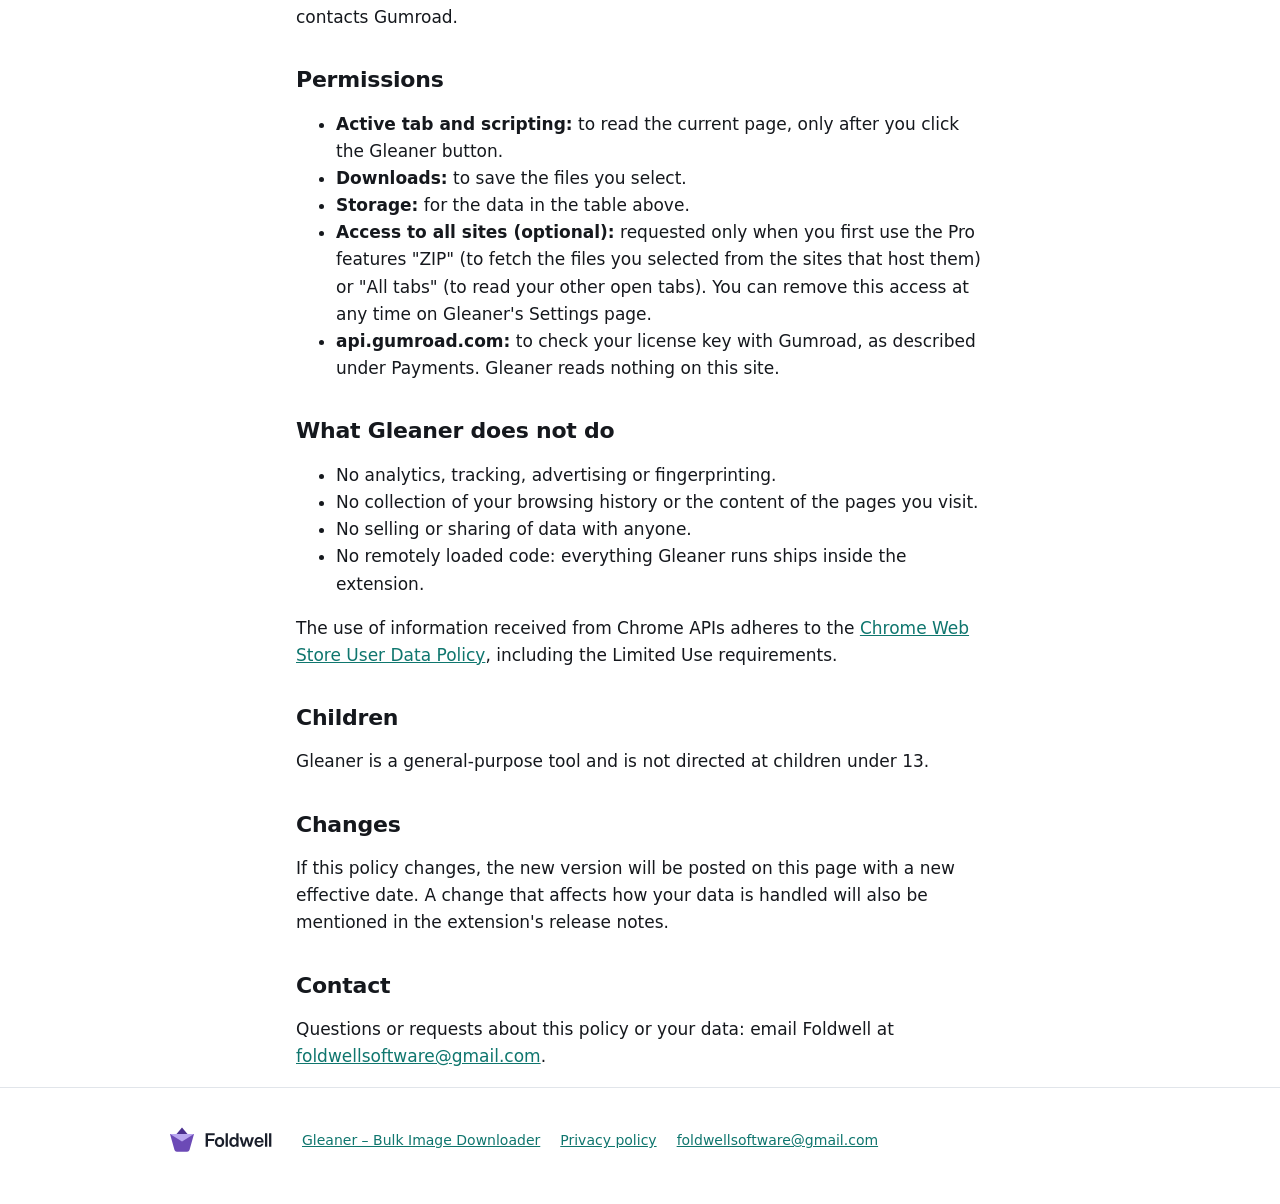
<file: ext-bulk-downloader/privacy.html>
<!doctype html>
<html lang="en">
  <head>
    <meta charset="utf-8" />
    <meta name="viewport" content="width=device-width, initial-scale=1" />
    <title>Privacy policy – Gleaner</title>
    <meta name="description" content="How Gleaner, the bulk image downloader for Chrome, handles your data." />
    <link rel="icon" href="favicon.png" />
    <link rel="stylesheet" href="../assets/site.css" />
  </head>
  <body>
    <header class="site-header">
      <div class="wrap">
        <a class="logo" href="./"><img src="favicon.png" width="24" height="24" alt="" /> Gleaner <span class="by">by Foldwell</span></a>
        <nav><a href="./">Home</a><a href="privacy.html">Privacy</a></nav>
      </div>
    </header>

    <main class="wrap narrow doc">
      <h1>Privacy policy</h1>
      <p class="meta">Gleaner – Bulk Image Downloader (Chrome extension) · Effective 30 October 2026</p>

      <p>
        Gleaner is published by <strong>Foldwell</strong> ("we"). This policy explains what Gleaner does with your
        data.
      </p>
      <p>
        <strong>In short:</strong> Gleaner works inside your browser. It reads a web page only when you click its
        toolbar button, and it does not send anything about the pages you visit, or the files you find, to us or anyone
        else. The only outside service it talks to is Gumroad, to check your license key if you have bought Gleaner Pro.
      </p>

      <h2>What Gleaner does with the pages you open it on</h2>
      <p>
        When you click the Gleaner button, it looks through the current tab for images, videos, audio files and links
        to documents, and shows them to you. If auto-scroll is on, it scrolls the page to load more images and then
        returns you to where you were. This happens on your device. The list of files is not stored on any server and
        is not sent anywhere.
      </p>
      <p>
        When you download files, your browser fetches them directly from the websites that host them, as if you had
        saved them yourself. Gleaner Pro's ZIP feature does the same, then packs the files into one archive on your
        device.
      </p>

      <h2>What is stored, and where</h2>
      <div class="table-scroll">
        <table>
          <thead>
            <tr><th>Data</th><th>Where it's kept</th><th>Why</th></tr>
          </thead>
          <tbody>
            <tr>
              <td>Your settings (default folder, minimum size, auto-scroll)</td>
              <td>Chrome's extension storage on your device (synced by Chrome if you use Chrome sync)</td>
              <td>To remember your preferences</td>
            </tr>
            <tr>
              <td>Filters and selections for an open tab</td>
              <td>Chrome's session storage on your device; cleared when you close the browser</td>
              <td>So reopening the popup keeps your choices</td>
            </tr>
            <tr>
              <td>A count of successful downloads</td>
              <td>Chrome's extension storage on your device</td>
              <td>To ask for a review once, after your fifth download</td>
            </tr>
            <tr>
              <td>Your Gleaner Pro license key, if you enter one, and when it was last checked</td>
              <td>Chrome's extension storage on your device</td>
              <td>To unlock Pro features, including offline for up to 7 days (see below)</td>
            </tr>
          </tbody>
        </table>
      </div>
      <p>Uninstalling Gleaner removes everything it stored in your browser.</p>

      <h2>Payments</h2>
      <p>
        Gleaner Pro is sold through <a href="https://gumroad.com/privacy">Gumroad</a>, which processes the payment as
        the seller of record. Checkout happens on Gumroad's own web pages; Gleaner never sees your card details.
        Gumroad gives you a license key, which you paste into Gleaner. Gleaner then sends that key, with Gleaner's product ID, to
        Gumroad's license service to check that the purchase is valid and was not refunded, and checks it again about
        twice a day while you use Pro features. Gleaner does not keep the email address or other purchase details that
        Gumroad's answer contains. Gumroad's own privacy policy covers the information you give it at checkout. You can
        remove the key from Gleaner at any time on its Settings page. If you never enter a license key, Gleaner never
        contacts Gumroad.
      </p>

      <h2>Permissions</h2>
      <ul>
        <li><strong>Active tab and scripting:</strong> to read the current page, only after you click the Gleaner button.</li>
        <li><strong>Downloads:</strong> to save the files you select.</li>
        <li><strong>Storage:</strong> for the data in the table above.</li>
        <li>
          <strong>Access to all sites (optional):</strong> requested only when you first use the Pro features
          "ZIP" (to fetch the files you selected from the sites that host them) or "All tabs" (to read your other
          open tabs). You can remove this access at any time on Gleaner's Settings page.
        </li>
        <li><strong>api.gumroad.com:</strong> to check your license key with Gumroad, as described under Payments. Gleaner reads nothing on this site.</li>
      </ul>

      <h2>What Gleaner does not do</h2>
      <ul>
        <li>No analytics, tracking, advertising or fingerprinting.</li>
        <li>No collection of your browsing history or the content of the pages you visit.</li>
        <li>No selling or sharing of data with anyone.</li>
        <li>No remotely loaded code: everything Gleaner runs ships inside the extension.</li>
      </ul>
      <p>
        The use of information received from Chrome APIs adheres to the
        <a href="https://developer.chrome.com/docs/webstore/program-policies/policies">Chrome Web Store User Data Policy</a>,
        including the Limited Use requirements.
      </p>

      <h2>Children</h2>
      <p>Gleaner is a general-purpose tool and is not directed at children under 13.</p>

      <h2>Changes</h2>
      <p>
        If this policy changes, the new version will be posted on this page with a new effective date. A change that
        affects how your data is handled will also be mentioned in the extension's release notes.
      </p>

      <h2>Contact</h2>
      <p>
        Questions or requests about this policy or your data: email Foldwell at
        <a href="mailto:foldwellsoftware@gmail.com">foldwellsoftware@gmail.com</a>.
      </p>
    </main>

    <footer class="site-footer">
      <div class="wrap">
        <a class="publisher" href="../">
          <picture>
            <source srcset="../assets/brand/foldwell-lockup-dark.svg" media="(prefers-color-scheme: dark)" />
            <img src="../assets/brand/foldwell-lockup.svg" alt="Foldwell" width="108" height="32" />
          </picture>
        </a>
        <a href="./">Gleaner – Bulk Image Downloader</a>
        <a href="privacy.html">Privacy policy</a>
        <a href="mailto:foldwellsoftware@gmail.com">foldwellsoftware@gmail.com</a>
      </div>
    </footer>
  </body>
</html>
</file>
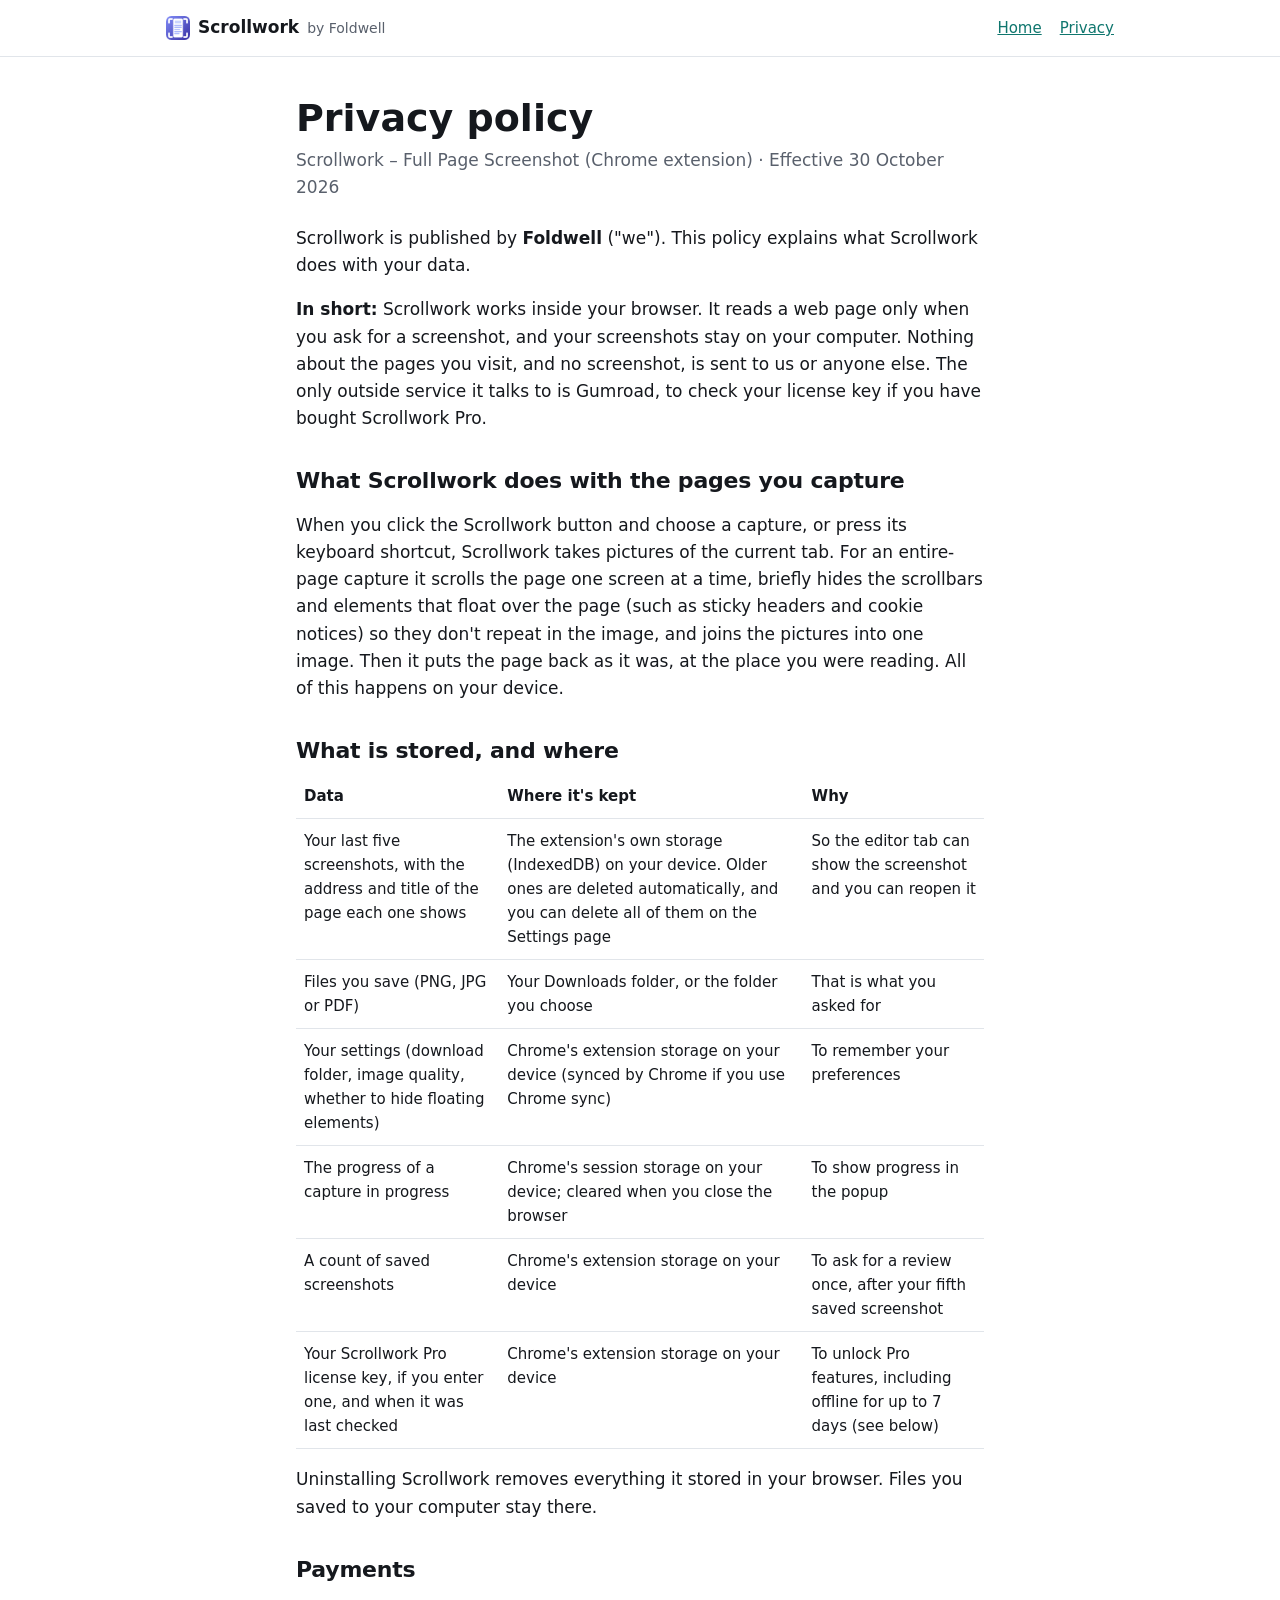
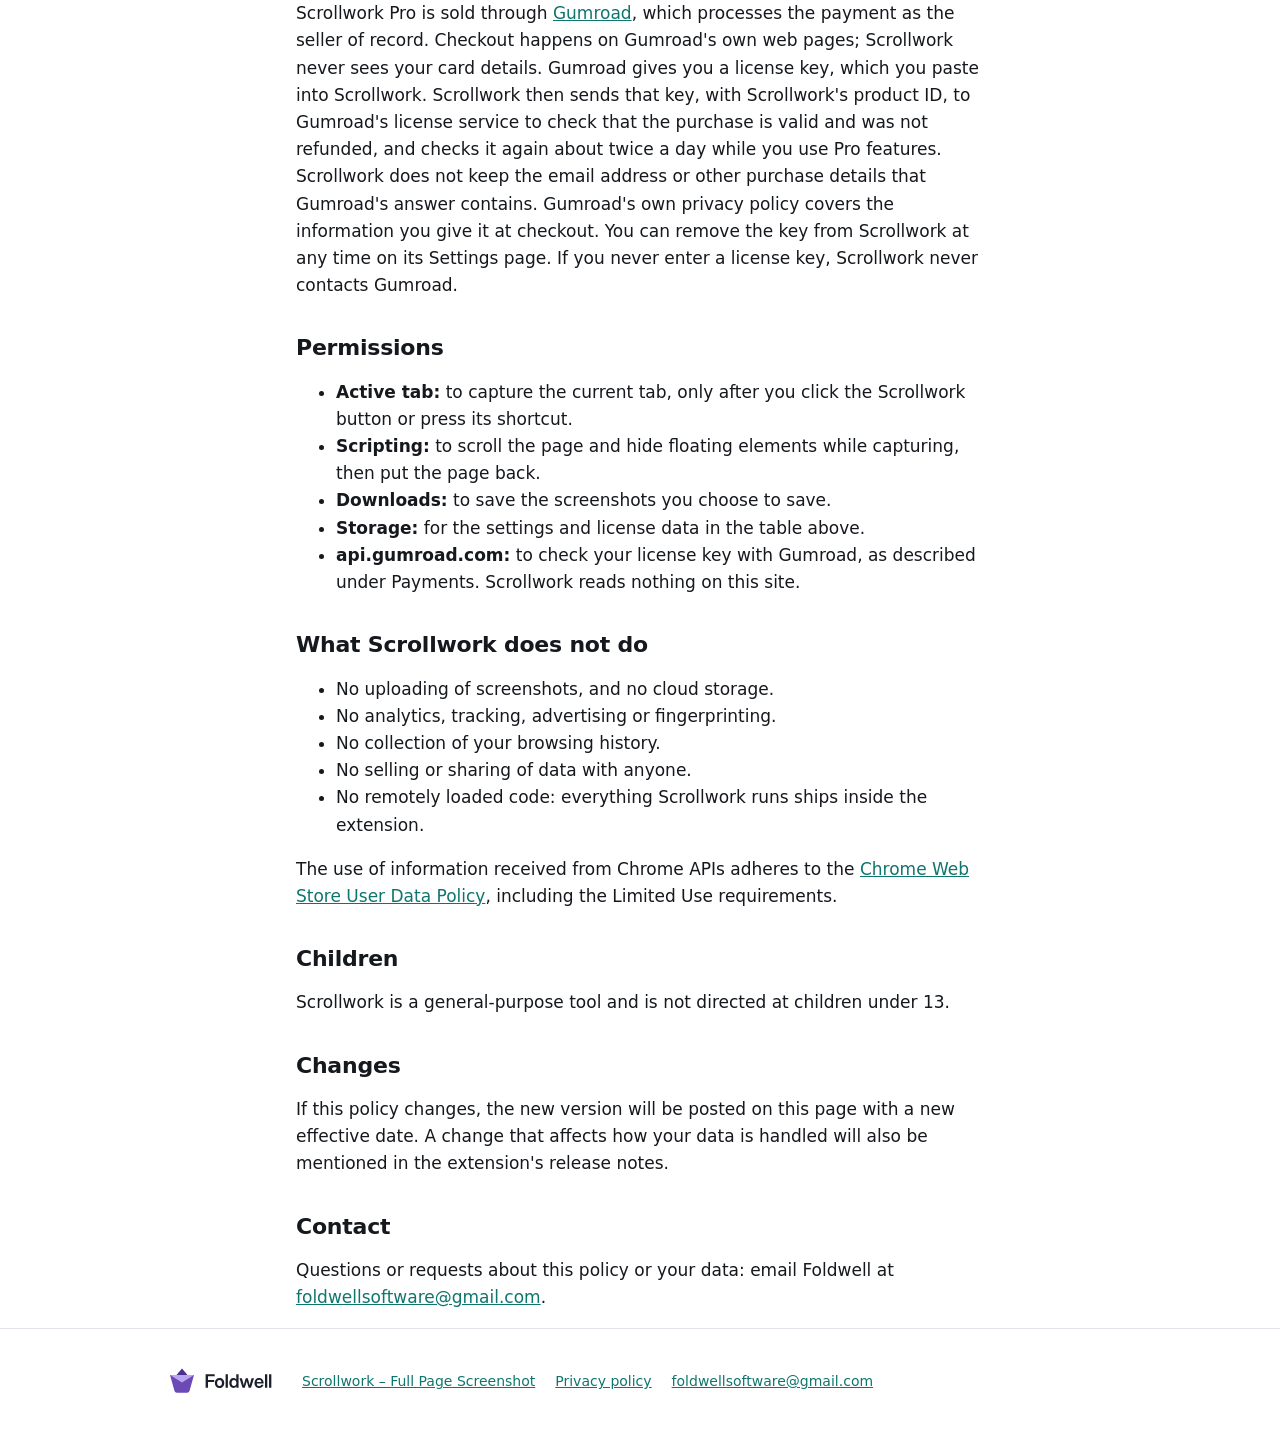
<file: ext-fullpage-screenshot/privacy.html>
<!doctype html>
<html lang="en">
  <head>
    <meta charset="utf-8" />
    <meta name="viewport" content="width=device-width, initial-scale=1" />
    <title>Privacy policy – Scrollwork</title>
    <meta name="description" content="How Scrollwork, the full page screenshot extension for Chrome, handles your data." />
    <link rel="icon" href="favicon.png" />
    <link rel="stylesheet" href="../assets/site.css" />
  </head>
  <body>
    <header class="site-header">
      <div class="wrap">
        <a class="logo" href="./"><img src="favicon.png" width="24" height="24" alt="" /> Scrollwork <span class="by">by Foldwell</span></a>
        <nav><a href="./">Home</a><a href="privacy.html">Privacy</a></nav>
      </div>
    </header>

    <main class="wrap narrow doc">
      <h1>Privacy policy</h1>
      <p class="meta">Scrollwork – Full Page Screenshot (Chrome extension) · Effective 30 October 2026</p>

      <p>
        Scrollwork is published by <strong>Foldwell</strong> ("we"). This policy explains what Scrollwork does with
        your data.
      </p>
      <p>
        <strong>In short:</strong> Scrollwork works inside your browser. It reads a web page only when you ask for a
        screenshot, and your screenshots stay on your computer. Nothing about the pages you visit, and no screenshot, is
        sent to us or anyone else. The only outside service it talks to is Gumroad, to check your license key if you
        have bought Scrollwork Pro.
      </p>

      <h2>What Scrollwork does with the pages you capture</h2>
      <p>
        When you click the Scrollwork button and choose a capture, or press its keyboard shortcut, Scrollwork takes
        pictures of the current tab. For an entire-page capture it scrolls the page one screen at a time, briefly hides
        the scrollbars and elements that float over the page (such as sticky headers and cookie notices) so they don't
        repeat in the image, and joins the pictures into one image. Then it puts the page back as it was, at the place
        you were reading. All of this happens on your device.
      </p>

      <h2>What is stored, and where</h2>
      <div class="table-scroll">
        <table>
          <thead>
            <tr><th>Data</th><th>Where it's kept</th><th>Why</th></tr>
          </thead>
          <tbody>
            <tr>
              <td>Your last five screenshots, with the address and title of the page each one shows</td>
              <td>The extension's own storage (IndexedDB) on your device. Older ones are deleted automatically, and you can delete all of them on the Settings page</td>
              <td>So the editor tab can show the screenshot and you can reopen it</td>
            </tr>
            <tr>
              <td>Files you save (PNG, JPG or PDF)</td>
              <td>Your Downloads folder, or the folder you choose</td>
              <td>That is what you asked for</td>
            </tr>
            <tr>
              <td>Your settings (download folder, image quality, whether to hide floating elements)</td>
              <td>Chrome's extension storage on your device (synced by Chrome if you use Chrome sync)</td>
              <td>To remember your preferences</td>
            </tr>
            <tr>
              <td>The progress of a capture in progress</td>
              <td>Chrome's session storage on your device; cleared when you close the browser</td>
              <td>To show progress in the popup</td>
            </tr>
            <tr>
              <td>A count of saved screenshots</td>
              <td>Chrome's extension storage on your device</td>
              <td>To ask for a review once, after your fifth saved screenshot</td>
            </tr>
            <tr>
              <td>Your Scrollwork Pro license key, if you enter one, and when it was last checked</td>
              <td>Chrome's extension storage on your device</td>
              <td>To unlock Pro features, including offline for up to 7 days (see below)</td>
            </tr>
          </tbody>
        </table>
      </div>
      <p>Uninstalling Scrollwork removes everything it stored in your browser. Files you saved to your computer stay there.</p>

      <h2>Payments</h2>
      <p>
        Scrollwork Pro is sold through <a href="https://gumroad.com/privacy">Gumroad</a>, which processes the payment as
        the seller of record. Checkout happens on Gumroad's own web pages; Scrollwork never sees your card details.
        Gumroad gives you a license key, which you paste into Scrollwork. Scrollwork then sends that key, with
        Scrollwork's product ID, to Gumroad's license service to check that the purchase is valid and was not refunded,
        and checks it again about twice a day while you use Pro features. Scrollwork does not keep the email address or
        other purchase details that Gumroad's answer contains. Gumroad's own privacy policy covers the information you
        give it at checkout. You can remove the key from Scrollwork at any time on its Settings page. If you never enter
        a license key, Scrollwork never contacts Gumroad.
      </p>

      <h2>Permissions</h2>
      <ul>
        <li><strong>Active tab:</strong> to capture the current tab, only after you click the Scrollwork button or press its shortcut.</li>
        <li><strong>Scripting:</strong> to scroll the page and hide floating elements while capturing, then put the page back.</li>
        <li><strong>Downloads:</strong> to save the screenshots you choose to save.</li>
        <li><strong>Storage:</strong> for the settings and license data in the table above.</li>
        <li><strong>api.gumroad.com:</strong> to check your license key with Gumroad, as described under Payments. Scrollwork reads nothing on this site.</li>
      </ul>

      <h2>What Scrollwork does not do</h2>
      <ul>
        <li>No uploading of screenshots, and no cloud storage.</li>
        <li>No analytics, tracking, advertising or fingerprinting.</li>
        <li>No collection of your browsing history.</li>
        <li>No selling or sharing of data with anyone.</li>
        <li>No remotely loaded code: everything Scrollwork runs ships inside the extension.</li>
      </ul>
      <p>
        The use of information received from Chrome APIs adheres to the
        <a href="https://developer.chrome.com/docs/webstore/program-policies/policies">Chrome Web Store User Data Policy</a>,
        including the Limited Use requirements.
      </p>

      <h2>Children</h2>
      <p>Scrollwork is a general-purpose tool and is not directed at children under 13.</p>

      <h2>Changes</h2>
      <p>
        If this policy changes, the new version will be posted on this page with a new effective date. A change that
        affects how your data is handled will also be mentioned in the extension's release notes.
      </p>

      <h2>Contact</h2>
      <p>
        Questions or requests about this policy or your data: email Foldwell at
        <a href="mailto:foldwellsoftware@gmail.com">foldwellsoftware@gmail.com</a>.
      </p>
    </main>

    <footer class="site-footer">
      <div class="wrap">
        <a class="publisher" href="../">
          <picture>
            <source srcset="../assets/brand/foldwell-lockup-dark.svg" media="(prefers-color-scheme: dark)" />
            <img src="../assets/brand/foldwell-lockup.svg" alt="Foldwell" width="108" height="32" />
          </picture>
        </a>
        <a href="./">Scrollwork – Full Page Screenshot</a>
        <a href="privacy.html">Privacy policy</a>
        <a href="mailto:foldwellsoftware@gmail.com">foldwellsoftware@gmail.com</a>
      </div>
    </footer>
  </body>
</html>
</file>
<file: assets/site.css>
:root {
  --bg: #ffffff;
  --panel: #f5f7f8;
  --text: #15181d;
  --muted: #59606c;
  --border: #e1e5ea;
  --accent: #0f766e;
  --accent-text: #ffffff;
  --hero-from: #0f766e;
  --hero-to: #134e4a;
  color-scheme: light dark;
}

@media (prefers-color-scheme: dark) {
  :root {
    --bg: #121418;
    --panel: #1b1e24;
    --text: #e8eaee;
    --muted: #9aa2b1;
    --border: #2c313b;
    --accent: #2dd4bf;
    --accent-text: #062a26;
    --hero-from: #0d4f49;
    --hero-to: #0b2f2c;
  }
}

* {
  box-sizing: border-box;
}

body {
  margin: 0;
  background: var(--bg);
  color: var(--text);
  font: 17px/1.6 system-ui, -apple-system, 'Segoe UI', Roboto, sans-serif;
}

a {
  color: var(--accent);
}

img {
  max-width: 100%;
  height: auto;
}

.wrap {
  max-width: 980px;
  margin: 0 auto;
  padding: 0 16px;
}

.narrow {
  max-width: 720px;
}

.site-header {
  border-bottom: 1px solid var(--border);
}

.site-header .wrap {
  display: flex;
  align-items: center;
  justify-content: space-between;
  gap: 16px;
  min-height: 56px;
}

.logo {
  display: flex;
  align-items: center;
  gap: 8px;
  font-weight: 700;
  color: var(--text);
  text-decoration: none;
}

.site-header nav {
  display: flex;
  gap: 18px;
  font-size: 15px;
}

.hero {
  background: linear-gradient(135deg, var(--hero-from), var(--hero-to));
  color: #fff;
  padding: 56px 0 64px;
}

.hero .wrap {
  display: grid;
  grid-template-columns: 1fr;
  gap: 36px;
  align-items: center;
}

@media (min-width: 860px) {
  .hero .wrap {
    grid-template-columns: 5fr 7fr;
  }
}

.hero h1 {
  font-size: clamp(32px, 5vw, 46px);
  line-height: 1.1;
  margin: 12px 0 14px;
  letter-spacing: -0.02em;
}

.hero p {
  color: #ccfbf1;
  margin: 0 0 24px;
  font-size: 19px;
}

.hero .shot {
  border-radius: 12px;
  box-shadow: 0 24px 60px rgba(0, 0, 0, 0.35);
  display: block;
}

.button {
  display: inline-block;
  padding: 12px 20px;
  border-radius: 10px;
  background: #fff;
  color: #0f3f3a;
  font-weight: 700;
  text-decoration: none;
}

.button.disabled {
  opacity: 0.85;
  cursor: default;
}

.hero .note {
  font-size: 14px;
  color: #99f6e4;
  margin-top: 10px;
}

section {
  padding: 48px 0;
}

section + section {
  border-top: 1px solid var(--border);
}

h2 {
  font-size: 28px;
  line-height: 1.2;
  margin: 0 0 16px;
  letter-spacing: -0.01em;
}

h3 {
  font-size: 19px;
  margin: 0 0 6px;
}

.features {
  display: grid;
  grid-template-columns: repeat(auto-fit, minmax(240px, 1fr));
  gap: 16px;
}

.card {
  background: var(--panel);
  border: 1px solid var(--border);
  border-radius: 12px;
  padding: 18px 20px;
}

.card p {
  margin: 0;
  color: var(--muted);
  font-size: 16px;
}

.plans {
  display: grid;
  grid-template-columns: repeat(auto-fit, minmax(260px, 1fr));
  gap: 16px;
}

.plans ul {
  margin: 10px 0 0;
  padding-left: 20px;
}

.price {
  font-size: 28px;
  font-weight: 800;
}

.gallery {
  display: grid;
  gap: 20px;
}

.gallery img {
  border-radius: 10px;
  border: 1px solid var(--border);
}

.doc h1 {
  font-size: clamp(28px, 4vw, 38px);
  line-height: 1.15;
  margin: 40px 0 6px;
}

.doc h2 {
  font-size: 22px;
  margin: 36px 0 10px;
}

.doc .meta {
  color: var(--muted);
  margin: 0 0 24px;
}

.doc table {
  width: 100%;
  border-collapse: collapse;
  font-size: 15px;
}

.doc th,
.doc td {
  text-align: left;
  vertical-align: top;
  padding: 10px 8px;
  border-bottom: 1px solid var(--border);
}

.table-scroll {
  overflow-x: auto;
}

.site-footer {
  border-top: 1px solid var(--border);
  padding: 28px 0 40px;
  color: var(--muted);
  font-size: 14px;
}

.site-footer .wrap {
  display: flex;
  flex-wrap: wrap;
  gap: 8px 20px;
}

.list {
  list-style: none;
  padding: 0;
  margin: 0;
  display: grid;
  gap: 12px;
}

.list a {
  display: flex;
  align-items: center;
  gap: 14px;
  text-decoration: none;
  color: var(--text);
}

.list strong {
  display: block;
}

.list span {
  color: var(--muted);
  font-size: 15px;
}

.logo .by {
  font-weight: 500;
  font-size: 14px;
  color: var(--muted);
}

.logo picture,
.logo img,
.publisher picture,
.publisher img {
  display: block;
}

.site-footer .wrap {
  align-items: center;
}

.publisher {
  padding: 8px 8px 8px 0;
}
</file>
